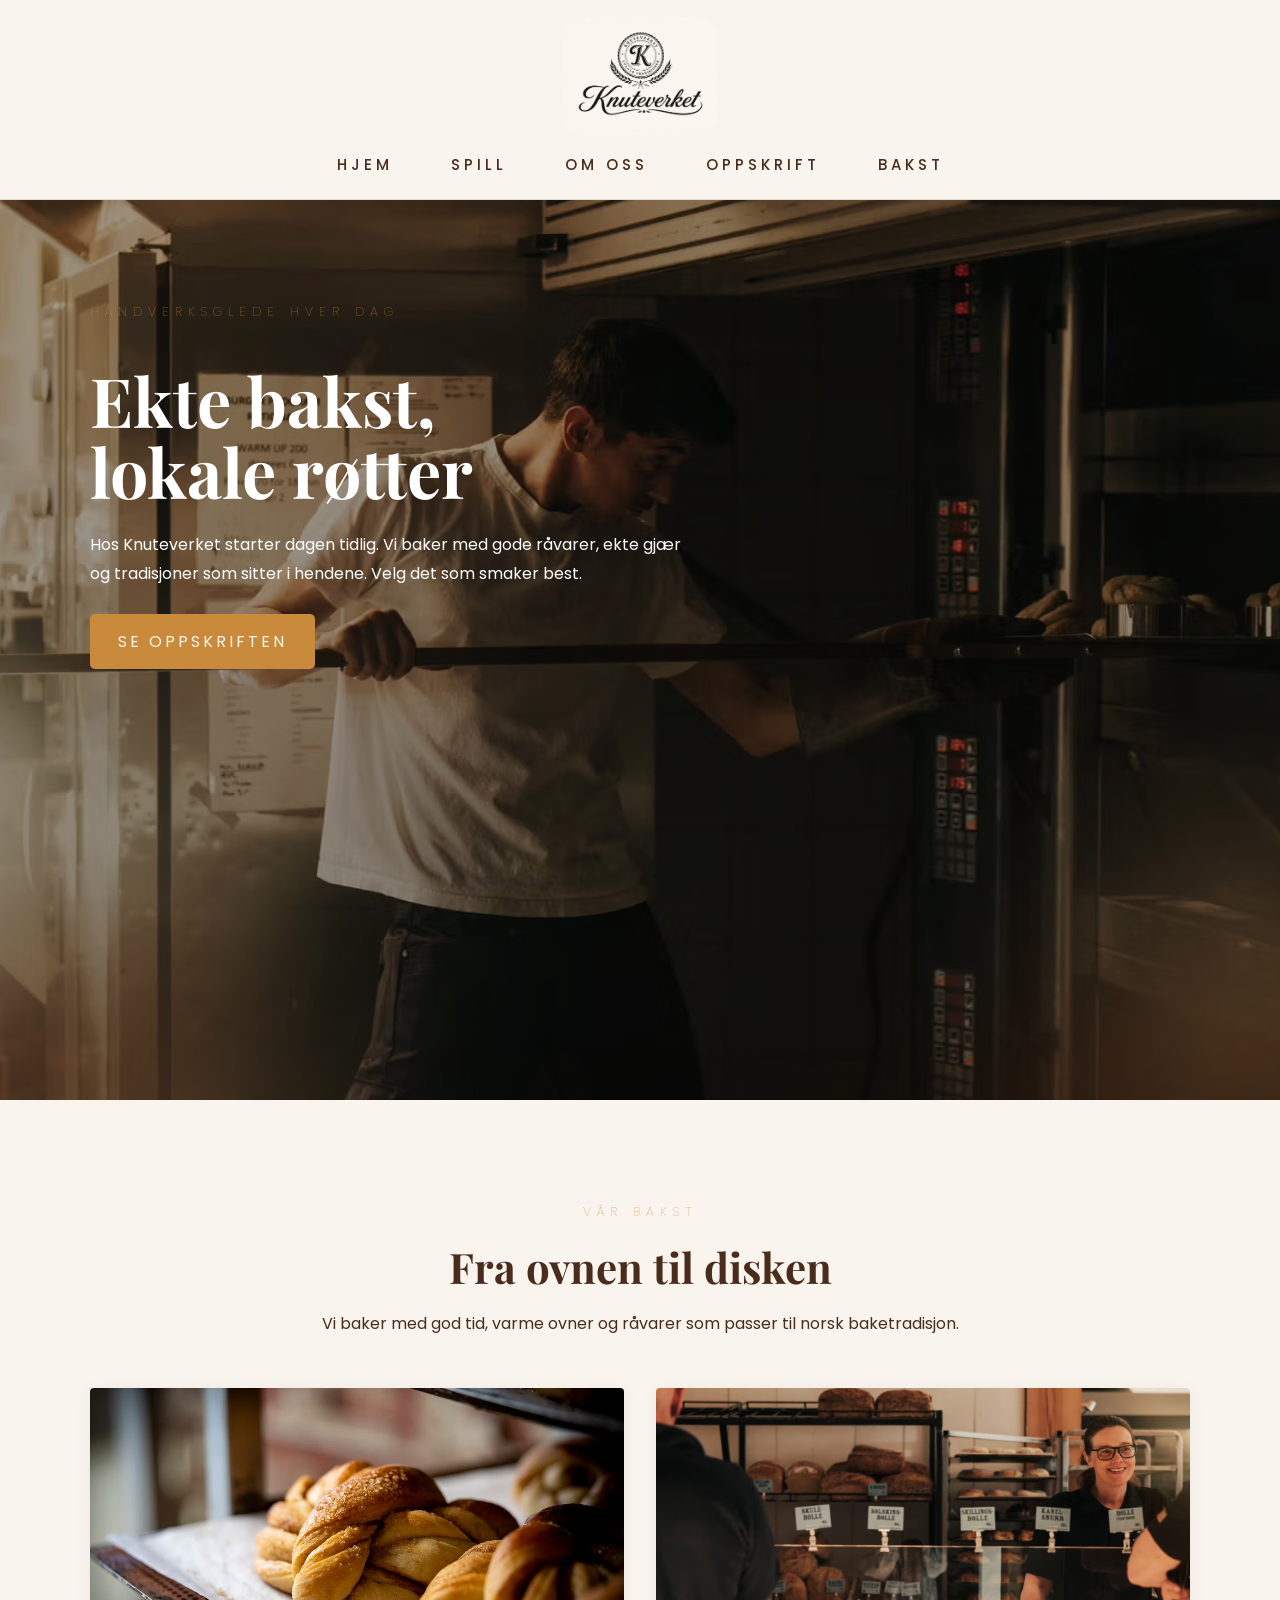
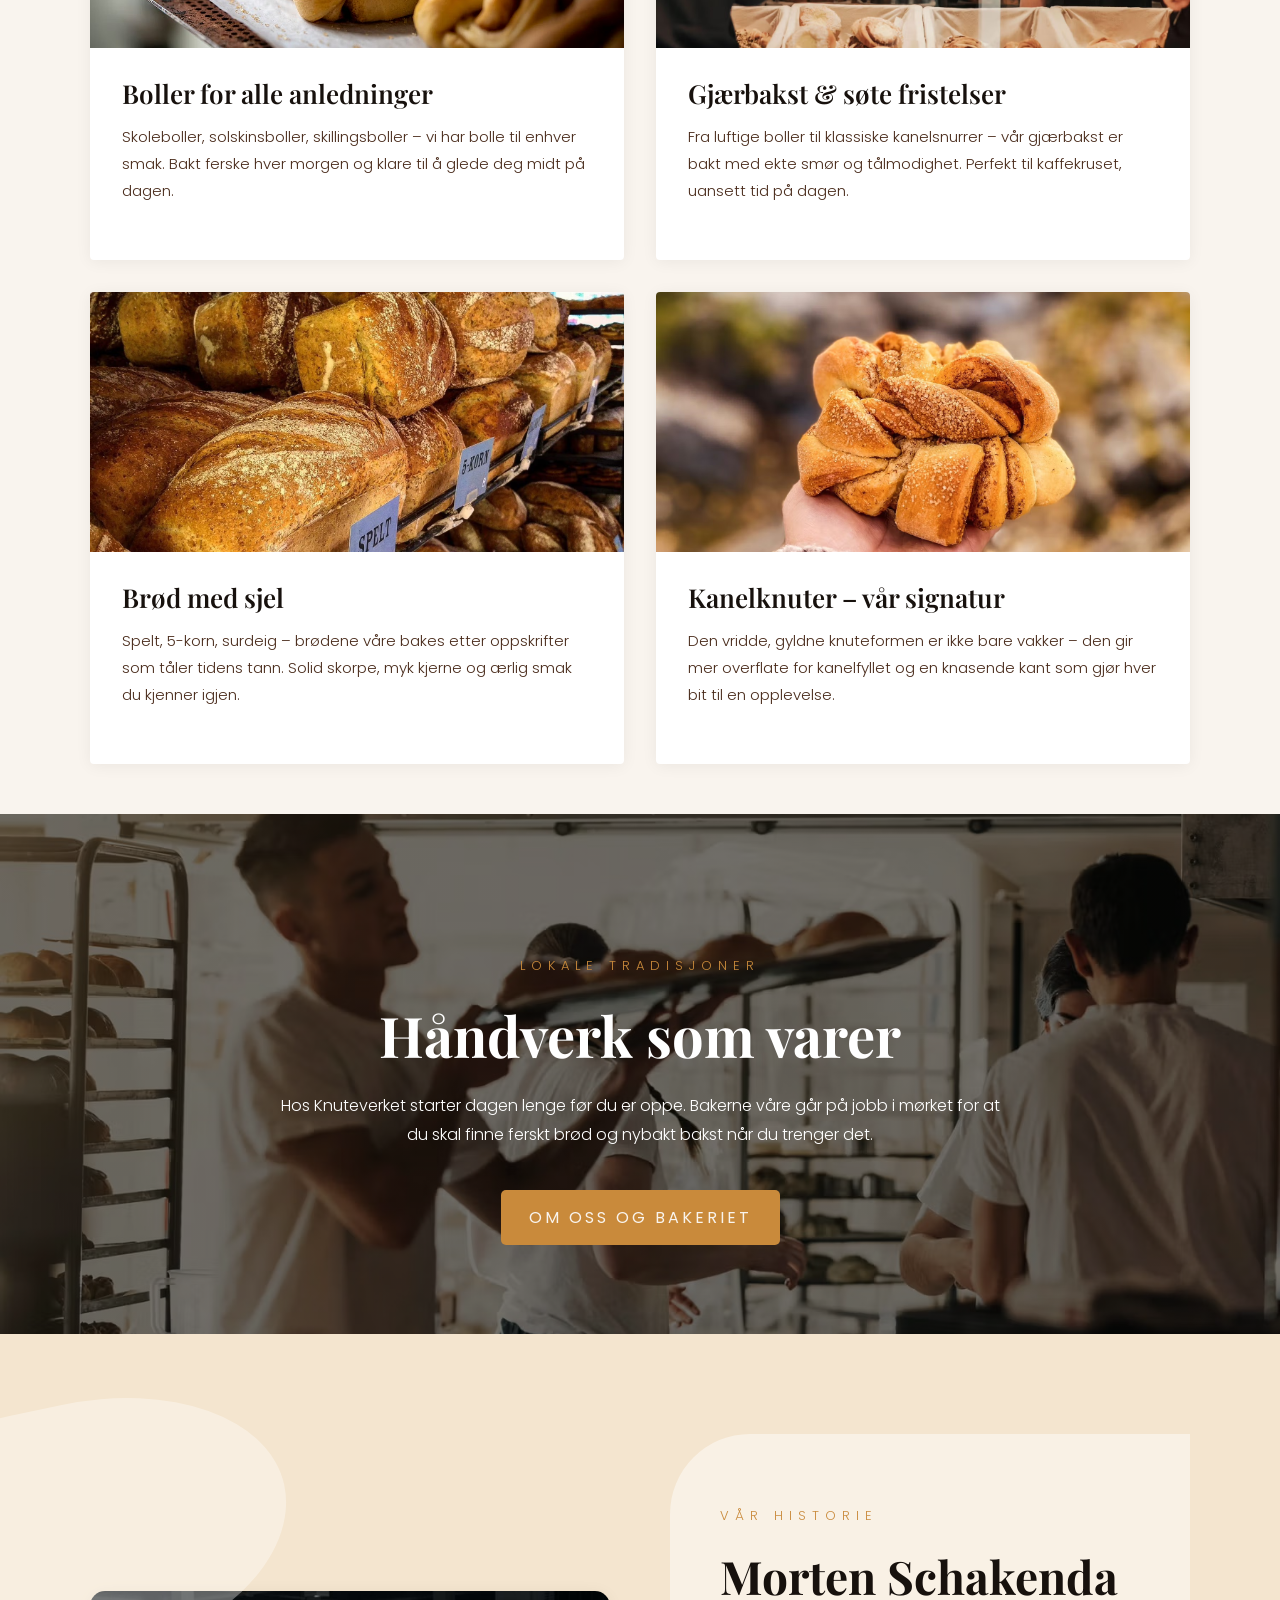
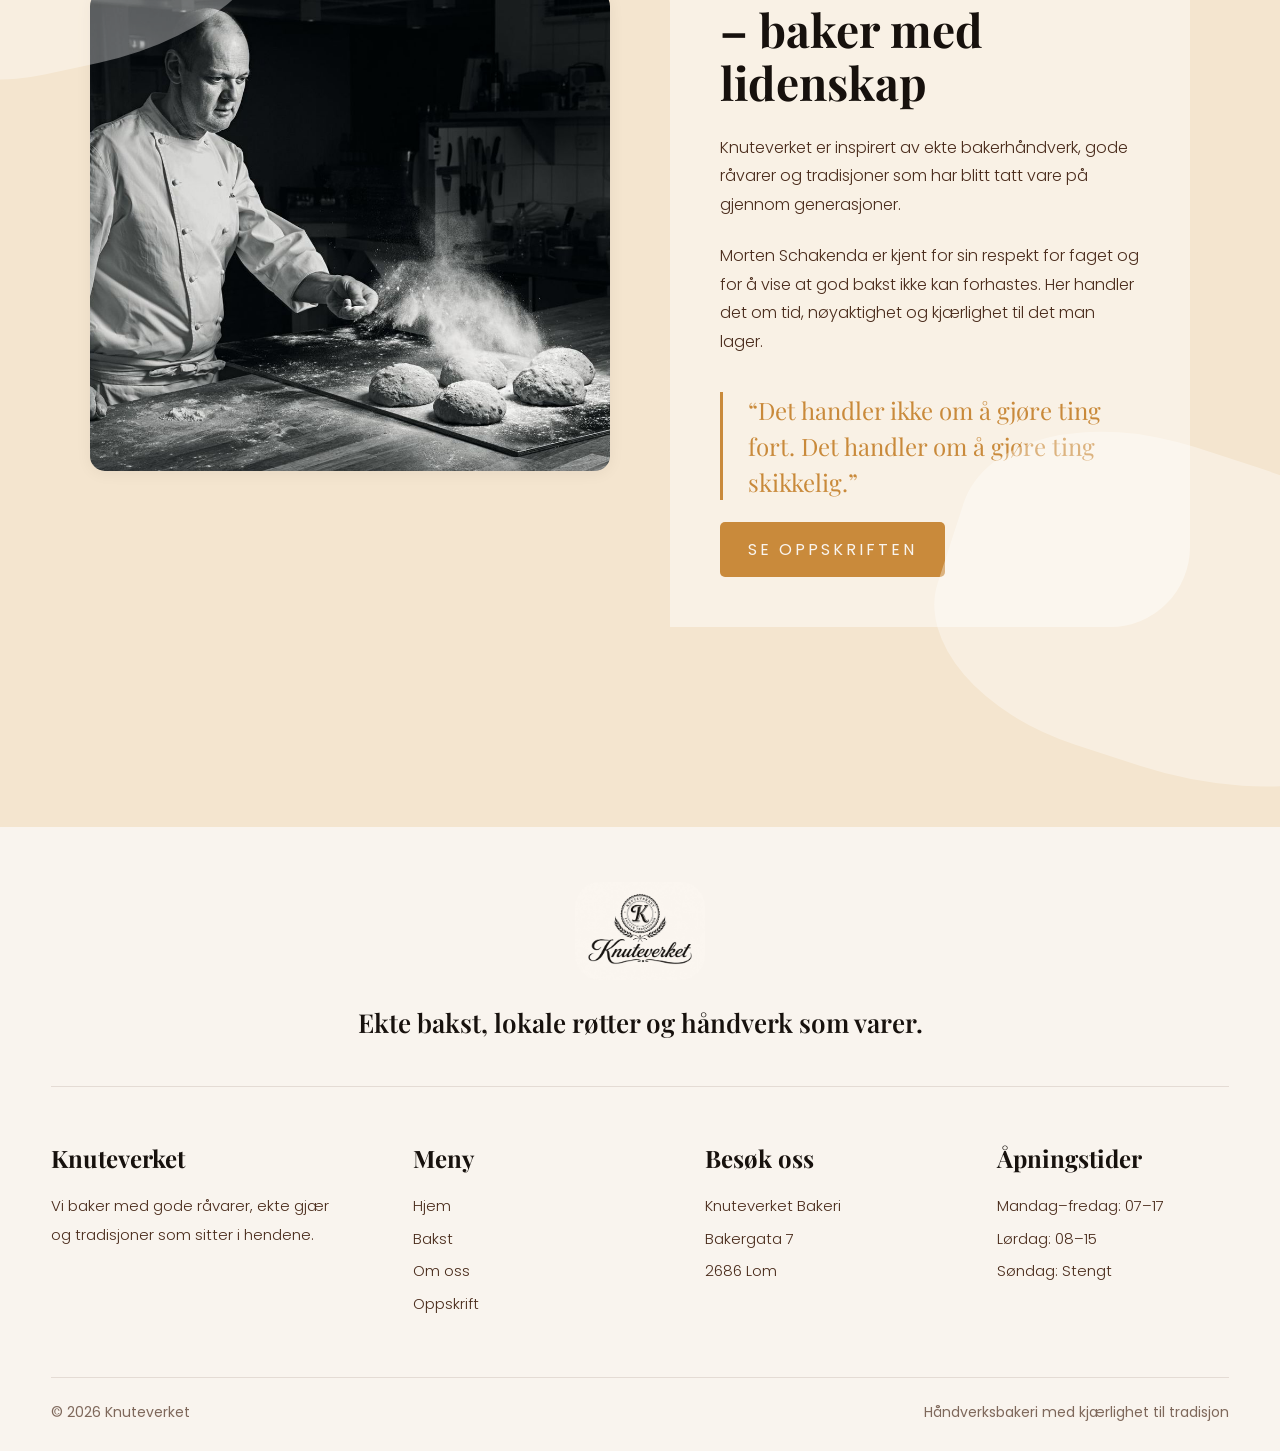
<file: index.html>
<!DOCTYPE html>
<html lang="no">

<head>
    <meta charset="UTF-8">
    <meta name="viewport" content="width=device-width, initial-scale=1.0">
    <title>Knuteverket</title>

    <link rel="stylesheet" href="https://cdnjs.cloudflare.com/ajax/libs/font-awesome/6.5.1/css/all.min.css">
    <link rel="stylesheet" href="style.css">

</head>

<body>
    <header>
        <div class="container">
            <div class="navbar">
                <button class="burger-knapp">
                    <i class="fa-solid fa-bars burger"></i>
                    <i class="fa-solid fa-xmark kryss"></i>
                </button>

                <a href="index.html">
                    <img class="logo" src="media/logo.jpeg" alt="Knuteverket logo">
                </a>

                <nav>
                    <ul>
                        <li><a href="index.html">Hjem</a></li>
                        <li><a href="spill.html">Spill</a></li>
                        <li><a href="#s3">Om oss</a></li>
                        <li><a href="oppskrift.html">Oppskrift</a></li>
                        <li><a href="#s1">Bakst</a></li>
                    </ul>
                </nav>
            </div>
        </div>
    </header>

    <section class="hero">
        <div class="hero-innhold container">
            <p class="liten-tekst">Håndverksglede hver dag</p>
            <h1>Ekte bakst,<br>lokale røtter</h1>
            <p>
                Hos Knuteverket starter dagen tidlig. Vi baker med gode råvarer,
                ekte gjær og tradisjoner som sitter i hendene. Velg det som smaker best.
            </p>
            <a class="knapp" href="oppskrift.html">Se oppskriften</a>
        </div>
    </section>

    <section id="s1">

        <div class="container">

            <div class="tittel-boks">
                <p class="liten-tekst">Vår bakst</p>
                <h2>Fra ovnen til disken</h2>
                <p>Vi baker med god tid, varme ovner og råvarer som passer til norsk baketradisjon.</p>
            </div>

            <div class="kort-grid">
                <div class="kort">
                    <img src="media/gjærbakst.jpeg" alt="Solskinsbolle fra Knuteverket">
                    <div class="kort-body">
                        <h2>Boller for alle anledninger</h2>
                        <p>
                            Skoleboller, solskinsboller, skillingsboller – vi har bolle til enhver smak.
                            Bakt ferske hver morgen og klare til å glede deg midt på dagen.
                        </p>
                    </div>
                </div>

                <div class="kort">
                    <img src="media/disk.jpeg" alt="Gjærbakst fra Knuteverket">
                    <div class="kort-body">
                        <h2>Gjærbakst &amp; søte fristelser</h2>
                        <p>
                            Fra luftige boller til klassiske kanelsnurrer – vår gjærbakst er bakt med
                            ekte smør og tålmodighet. Perfekt til kaffekruset, uansett tid på dagen.
                        </p>

                    </div>
                </div>



                <div class="kort">
                    <img src="media/brod.jpeg" alt="Håndverksbrød fra Knuteverket">
                    <div class="kort-body">
                        <h2>Brød med sjel</h2>
                        <p>
                            Spelt, 5-korn, surdeig – brødene våre bakes etter oppskrifter som tåler tidens
                            tann. Solid skorpe, myk kjerne og ærlig smak du kjenner igjen.
                        </p>

                    </div>
                </div>

                <div class="kort">
                    <img src="media/bolle.jpeg" alt="Kanelknuter fra Knuteverket">
                    <div class="kort-body">
                        <h2>Kanelknuter – vår signatur</h2>
                        <p>
                            Den vridde, gyldne knuteformen er ikke bare vakker – den gir mer overflate
                            for kanelfyllet og en knasende kant som gjør hver bit til en opplevelse.
                        </p>

                    </div>
                </div>


            </div>

        </div>


    </section>

    <section id="s2">

        <div class="s2-innhold container">
            <p class="liten-tekst brun">Lokale tradisjoner</p>
            <h2>Håndverk som varer</h2>
            <p>
                Hos Knuteverket starter dagen lenge før du er oppe. Bakerne våre går på jobb
                i mørket for at du skal finne ferskt brød og nybakt bakst når du trenger det.
            </p>
            <a class="knapp" href="#s3">Om oss og bakeriet</a>
        </div>
    </section>


    <section id="s3">
        <div class="organisk-form form-1"></div>
        <div class="organisk-form form-2"></div>

        <div class="morten container">
            <img class="morten-bilde" src="media/morten.jpg" alt="morten">

            <div class="morten-tekst">
                <p class="liten-tekst">Vår historie</p>
                <h2>Morten Schakenda – baker med lidenskap</h2>

                <p>
                    Knuteverket er inspirert av ekte bakerhåndverk, gode råvarer og
                    tradisjoner som har blitt tatt vare på gjennom generasjoner.
                </p>

                <p>
                    Morten Schakenda er kjent for sin respekt for faget og for å vise
                    at god bakst ikke kan forhastes. Her handler det om tid, nøyaktighet
                    og kjærlighet til det man lager.
                </p>

                <p class="quote">
                    “Det handler ikke om å gjøre ting fort.
                    Det handler om å gjøre ting skikkelig.”
                </p>


                <a class="knapp" href="oppskrift.html">Se oppskriften</a>
            </div>
        </div>


    </section>

    <footer class="footer">
        <div class="footer-wrap">
            <div class="footer-top">
                <a href="index.html">
                    <img class="footer-logo" src="media/logo.jpeg" alt="Knuteverket logo">
                </a>
                <p class="footer-slagord">Ekte bakst, lokale røtter og håndverk som varer.</p>
            </div>

            <div class="footer-innhold">
                <div class="footer-kolonne">
                    <h3>Knuteverket</h3>
                    <p>
                        Vi baker med gode råvarer, ekte gjær og tradisjoner
                        som sitter i hendene.
                    </p>
                </div>

                <div class="footer-kolonne">
                    <h3>Meny</h3>
                    <a href="index.html">Hjem</a>
                    <a href="#s1">Bakst</a>
                    <a href="#s3">Om oss</a>
                    <a href="oppskrift.html">Oppskrift</a>
                </div>

                <div class="footer-kolonne">
                    <h3>Besøk oss</h3>
                    <p>Knuteverket Bakeri</p>
                    <p>Bakergata 7</p>
                    <p>2686 Lom</p>
                </div>

                <div class="footer-kolonne">
                    <h3>Åpningstider</h3>
                    <p>Mandag–fredag: 07–17</p>
                    <p>Lørdag: 08–15</p>
                    <p>Søndag: Stengt</p>
                </div>
            </div>

            <div class="footer-bunn">
                <p>© 2026 Knuteverket</p>
                <p>Håndverksbakeri med kjærlighet til tradisjon</p>
            </div>
        </div>
    </footer>

    <script src="script.js"></script>
</body>

</html>
</file>
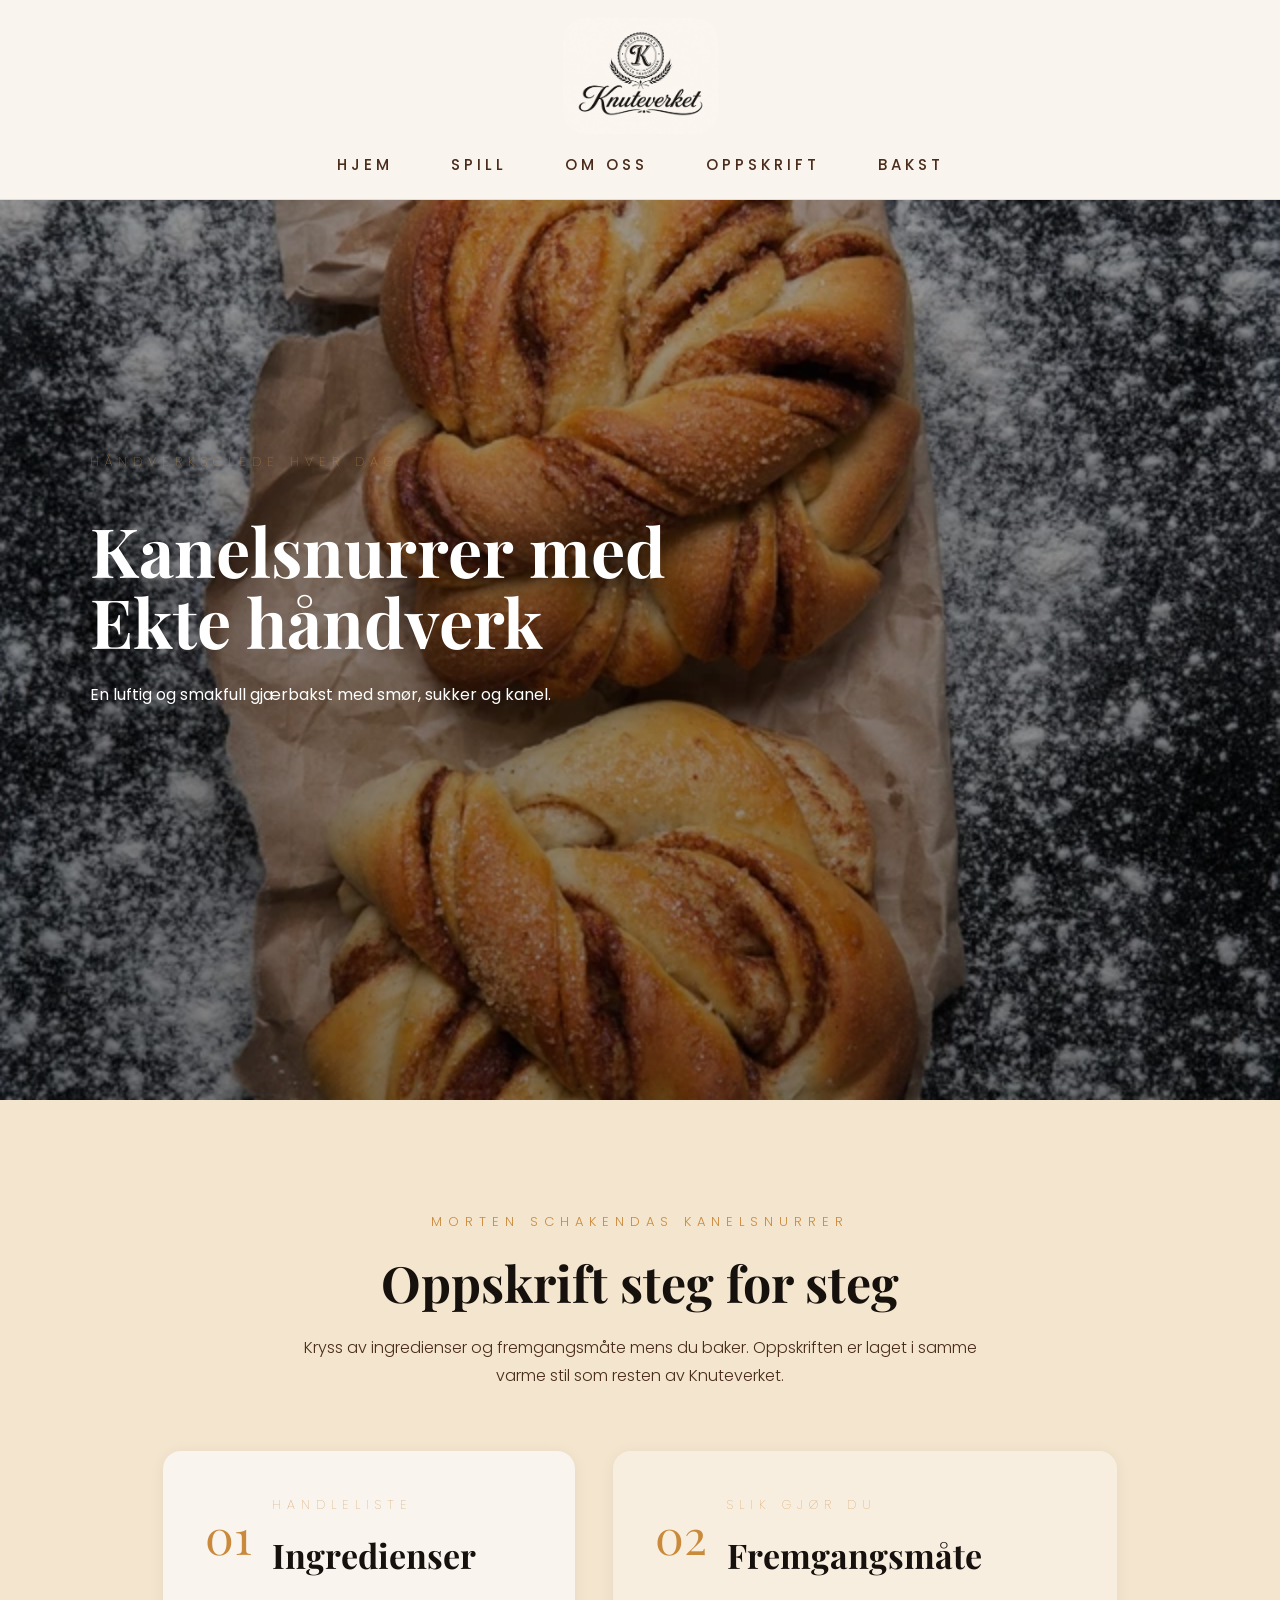
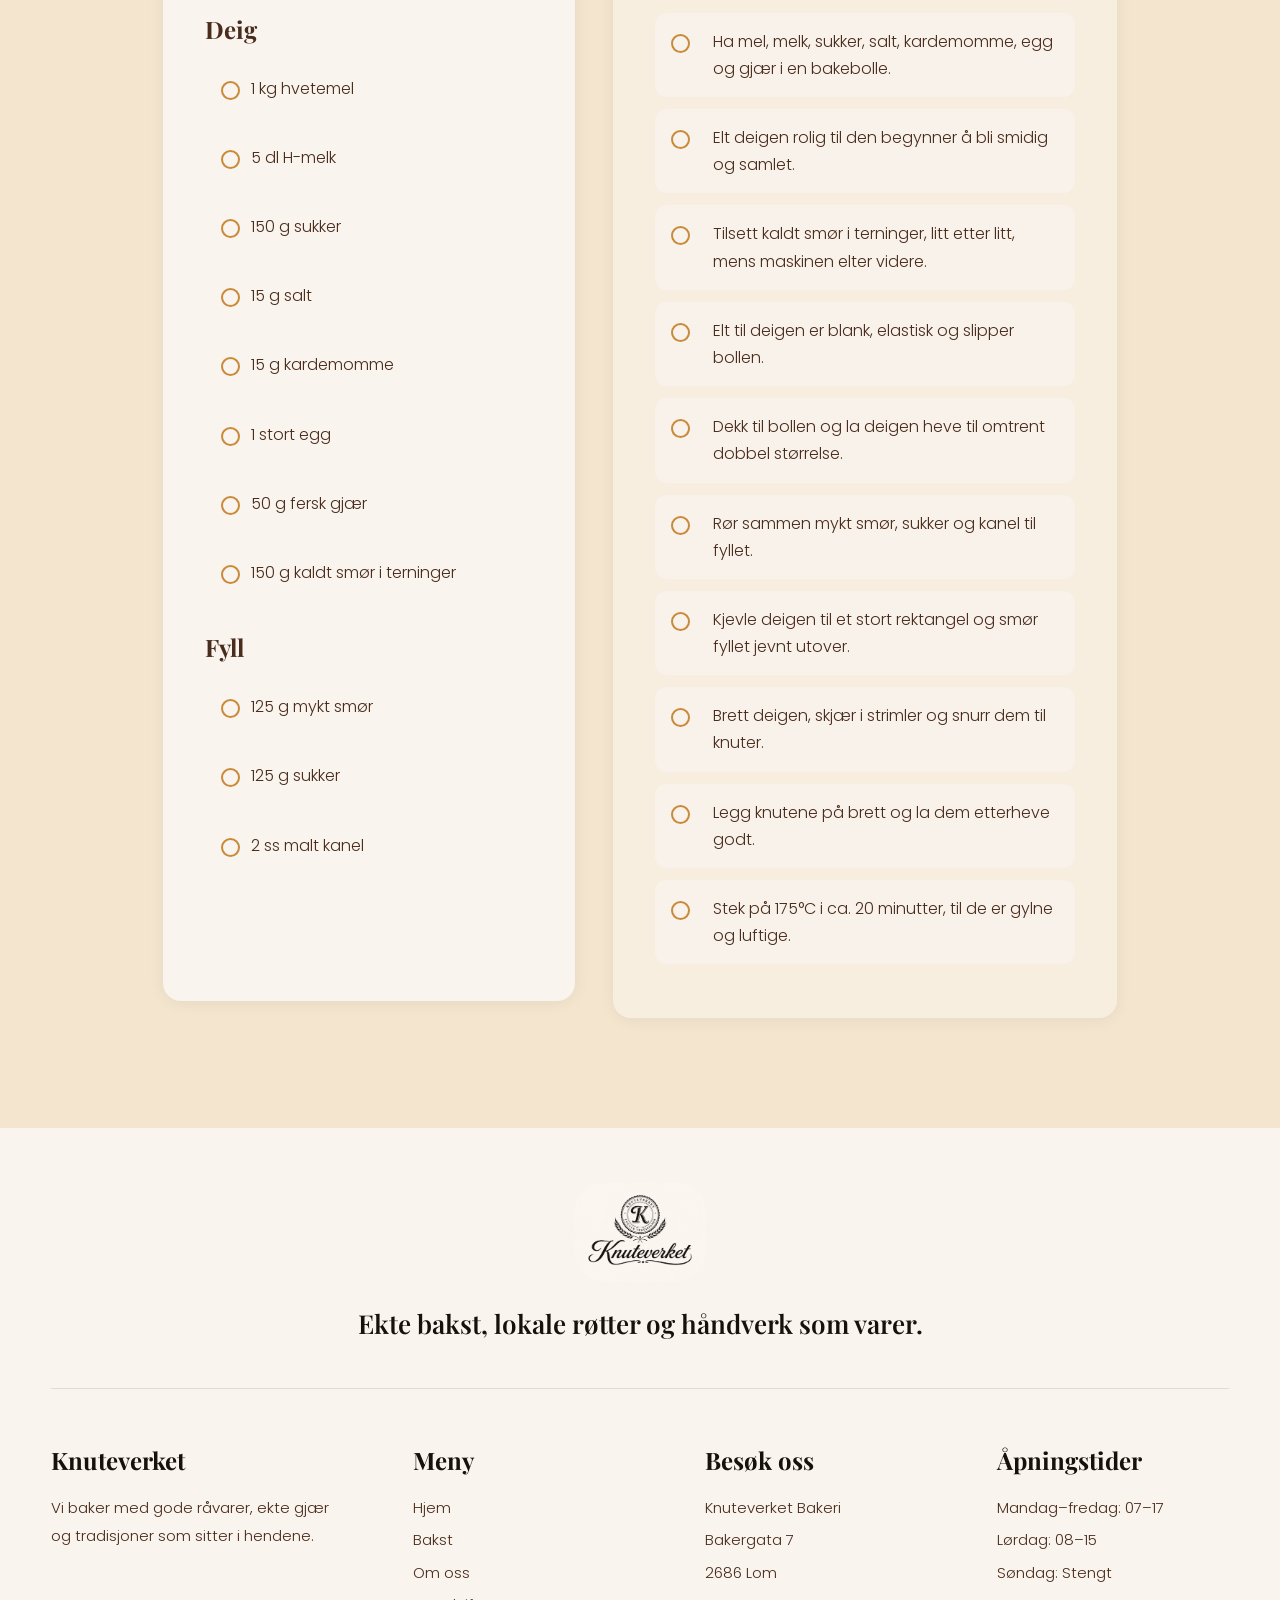
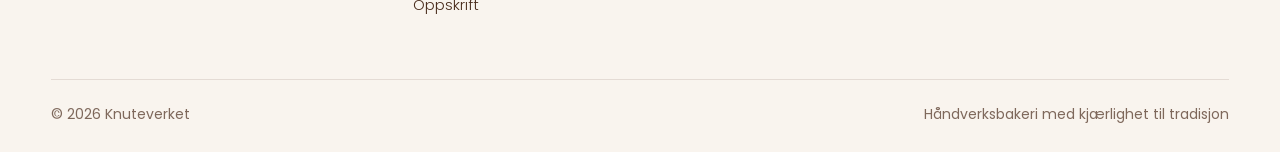
<file: oppskrift.html>
<!DOCTYPE html>
<html lang="no">

<head>
    <meta charset="UTF-8">
    <meta name="viewport" content="width=device-width, initial-scale=1.0">
    <title>Oppskrift</title>

    <link rel="stylesheet" href="https://cdnjs.cloudflare.com/ajax/libs/font-awesome/6.5.1/css/all.min.css">
    <link rel="stylesheet" href="oppskrift.css">
</head>

<body>
    <header>
        <div class="container">
            <div class="navbar">
                <button class="burger-knapp">
                    <i class="fa-solid fa-bars burger"></i>
                    <i class="fa-solid fa-xmark kryss"></i>
                </button>

                <a href="index.html">
                    <img class="logo" src="media/logo.jpeg" alt="Knuteverket logo">
                </a>

                <nav>
                    <ul>
                        <li><a href="index.html">Hjem</a></li>
                        <li><a href="spill.html">Spill</a></li>
                        <li><a href="#s3">Om oss</a></li>
                        <li><a href="oppskrift.html">Oppskrift</a></li>
                        <li><a href="index.html">Bakst</a></li>
                    </ul>
                </nav>
            </div>
        </div>
    </header>

    <section class="hero">
        <div class="hero-innhold container">
            <p class="liten-tekst">Håndverksglede hver dag</p>
            <h1>Kanelsnurrer med <br> Ekte håndverk</h1>
            <p>
                En luftig og smakfull gjærbakst med smør, sukker og kanel.
            </p>

        </div>
    </section>

    <section class="oppskrift-section">
        <div class="container">
            <div class="oppskrift-topp">
                <p class="liten-tekst">Morten Schakendas kanelsnurrer</p>
                <h2>Oppskrift steg for steg</h2>
                <p>
                    Kryss av ingredienser og fremgangsmåte mens du baker.
                    Oppskriften er laget i samme varme stil som resten av Knuteverket.
                </p>
            </div>

            <div class="oppskrift-layout">
                <div class="oppskrift-kort ingredienser">
                    <div class="kort-heading">
                        <span>01</span>
                        <div>
                            <p class="liten-tekst">Handleliste</p>
                            <h3>Ingredienser</h3>
                        </div>
                    </div>

                    <h4>Deig</h4>
                    <ul class="sjekkliste">
                        <li>1 kg hvetemel</li>
                        <li>5 dl H-melk</li>
                        <li>150 g sukker</li>
                        <li>15 g salt</li>
                        <li>15 g kardemomme</li>
                        <li>1 stort egg</li>
                        <li>50 g fersk gjær</li>
                        <li>150 g kaldt smør i terninger</li>
                    </ul>

                    <h4>Fyll</h4>
                    <ul class="sjekkliste">
                        <li>125 g mykt smør</li>
                        <li>125 g sukker</li>
                        <li>2 ss malt kanel</li>
                    </ul>
                </div>

                <div class="oppskrift-kort fremgang">
                    <div class="kort-heading">
                        <span>02</span>
                        <div>
                            <p class="liten-tekst">Slik gjør du</p>
                            <h3>Fremgangsmåte</h3>
                        </div>
                    </div>

                    <ol class="stegliste">
                        <li>Ha mel, melk, sukker, salt, kardemomme, egg og gjær i en bakebolle.</li>
                        <li>Elt deigen rolig til den begynner å bli smidig og samlet.</li>
                        <li>Tilsett kaldt smør i terninger, litt etter litt, mens maskinen elter videre.</li>
                        <li>Elt til deigen er blank, elastisk og slipper bollen.</li>
                        <li>Dekk til bollen og la deigen heve til omtrent dobbel størrelse.</li>
                        <li>Rør sammen mykt smør, sukker og kanel til fyllet.</li>
                        <li>Kjevle deigen til et stort rektangel og smør fyllet jevnt utover.</li>
                        <li>Brett deigen, skjær i strimler og snurr dem til knuter.</li>
                        <li>Legg knutene på brett og la dem etterheve godt.</li>
                        <li>Stek på 175°C i ca. 20 minutter, til de er gylne og luftige.</li>
                    </ol>
                </div>
            </div>
        </div>
    </section>


    <footer class="footer">
        <div class="footer-wrap">
            <div class="footer-top">
                <a href="index.html">
                    <img class="footer-logo" src="media/logo.jpeg" alt="Knuteverket logo">
                </a>
                <p class="footer-slagord">Ekte bakst, lokale røtter og håndverk som varer.</p>
            </div>

            <div class="footer-innhold">
                <div class="footer-kolonne">
                    <h3>Knuteverket</h3>
                    <p>
                        Vi baker med gode råvarer, ekte gjær og tradisjoner
                        som sitter i hendene.
                    </p>
                </div>

                <div class="footer-kolonne">
                    <h3>Meny</h3>
                    <a href="index.html">Hjem</a>
                    <a href="#s1">Bakst</a>
                    <a href="#s3">Om oss</a>
                    <a href="oppskrift.html">Oppskrift</a>
                </div>

                <div class="footer-kolonne">
                    <h3>Besøk oss</h3>
                    <p>Knuteverket Bakeri</p>
                    <p>Bakergata 7</p>
                    <p>2686 Lom</p>
                </div>

                <div class="footer-kolonne">
                    <h3>Åpningstider</h3>
                    <p>Mandag–fredag: 07–17</p>
                    <p>Lørdag: 08–15</p>
                    <p>Søndag: Stengt</p>
                </div>
            </div>

            <div class="footer-bunn">
                <p>© 2026 Knuteverket</p>
                <p>Håndverksbakeri med kjærlighet til tradisjon</p>
            </div>
        </div>
    </footer>

    <script src="script.js"></script>
</body>

</html>
</file>
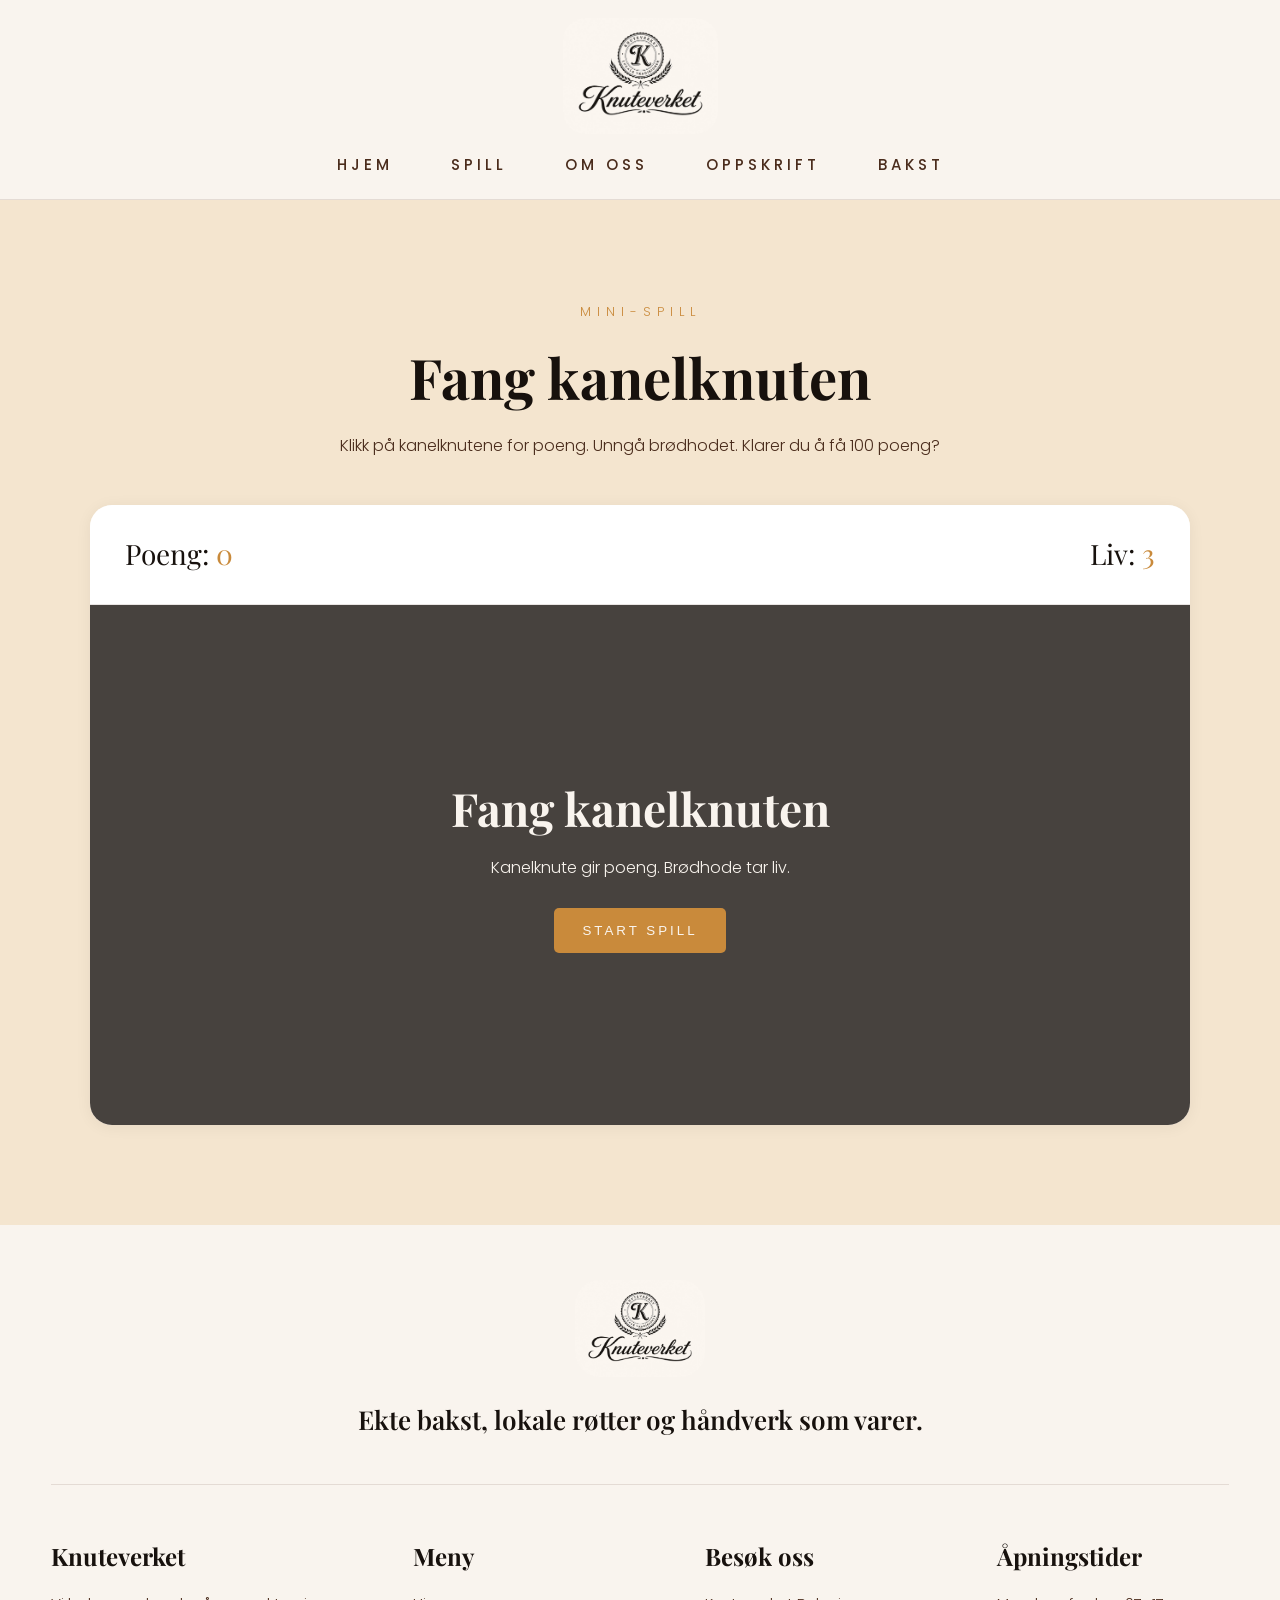
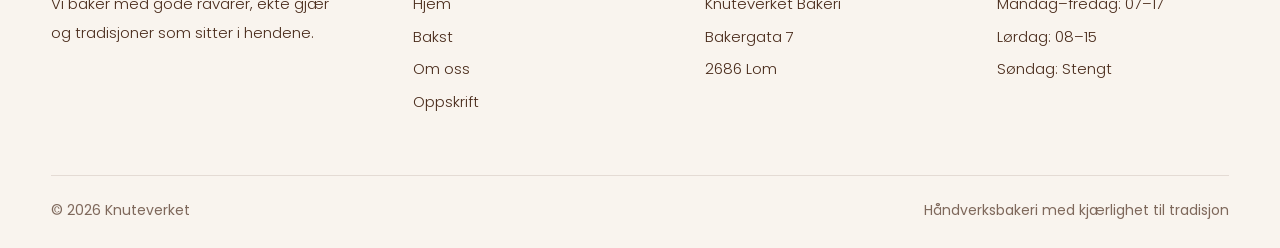
<file: spill.html>
<!DOCTYPE html>
<html lang="no">

<head>
    <meta charset="UTF-8">
    <meta name="viewport" content="width=device-width, initial-scale=1.0">
    <title>Fang kanelknuten</title>

    <link rel="stylesheet" href="https://cdnjs.cloudflare.com/ajax/libs/font-awesome/6.5.1/css/all.min.css">
    <link rel="stylesheet" href="spill.css">
</head>

<body>
    <header>
        <div class="container">
            <div class="navbar">
                <button class="burger-knapp">
                    <i class="fa-solid fa-bars burger"></i>
                    <i class="fa-solid fa-xmark kryss"></i>
                </button>

                <a href="index.html">
                    <img class="logo" src="media/logo.jpeg" alt="Knuteverket logo">
                </a>

                <nav>
                    <ul>
                        <li><a href="index.html">Hjem</a></li>
                        <li><a href="spill.html">Spill</a></li>
                        <li><a href="#s3">Om oss</a></li>
                        <li><a href="oppskrift.html">Oppskrift</a></li>
                       <li><a href="index.html">Bakst</a></li>
                    </ul>
                </nav>
            </div>
        </div>
    </header>

    <section class="spill-section">
        <div class="container">
            <div class="spill-topp">
                <p class="liten-tekst">Mini-spill</p>
                <h1>Fang kanelknuten</h1>
                <p>
                    Klikk på kanelknutene for poeng. Unngå brødhodet.
                    Klarer du å få 100 poeng?
                </p>
            </div>

            <div class="spill-kort">
                <div class="spill-info">
                    <p>Poeng: <span id="poeng">0</span></p>
                    <p>Liv: <span id="liv">3</span></p>
                </div>

                <div id="spillflate">
                    <div class="startboks" id="startboks">
                        <h2>Fang kanelknuten</h2>
                        <p>Kanelknute gir poeng. Brødhode tar liv.</p>
                        <button class="knapp" onclick="startSpill()">Start spill</button>
                    </div>
                </div>
            </div>
        </div>
    </section>

    <footer class="footer">
        <div class="footer-wrap">
            <div class="footer-top">
                <a href="index.html">
                    <img class="footer-logo" src="media/logo.jpeg" alt="Knuteverket logo">
                </a>
                <p class="footer-slagord">Ekte bakst, lokale røtter og håndverk som varer.</p>
            </div>

            <div class="footer-innhold">
                <div class="footer-kolonne">
                    <h3>Knuteverket</h3>
                    <p>
                        Vi baker med gode råvarer, ekte gjær og tradisjoner
                        som sitter i hendene.
                    </p>
                </div>

                <div class="footer-kolonne">
                    <h3>Meny</h3>
                    <a href="index.html">Hjem</a>
                    <a href="#s1">Bakst</a>
                    <a href="#s3">Om oss</a>
                    <a href="oppskrift.html">Oppskrift</a>
                </div>

                <div class="footer-kolonne">
                    <h3>Besøk oss</h3>
                    <p>Knuteverket Bakeri</p>
                    <p>Bakergata 7</p>
                    <p>2686 Lom</p>
                </div>

                <div class="footer-kolonne">
                    <h3>Åpningstider</h3>
                    <p>Mandag–fredag: 07–17</p>
                    <p>Lørdag: 08–15</p>
                    <p>Søndag: Stengt</p>
                </div>
            </div>

            <div class="footer-bunn">
                <p>© 2026 Knuteverket</p>
                <p>Håndverksbakeri med kjærlighet til tradisjon</p>
            </div>
        </div>
    </footer>

    <script src="spill.js"></script>


</body>

</html>
</file>
<file: style.css>
@import url('https://fonts.googleapis.com/css2?family=Playfair+Display:wght@600;700&family=Poppins:wght@300;400;500;600&display=swap');

:root {
    --cream: #f9f4ee;
    --lys: #f4e5cf;
    --gull: #c98a3b;
    --brun: #4a2c1c;
    --mork: #17110d;
    --hvit: #ffffff;
    --beige: rgba(255, 255, 255, 0.35);

    --linje: 1px solid rgba(74, 44, 28, 0.12);
    --skygge: 0 2px 16px rgba(0, 0, 0, 0.06);
    --skygge-hover: 0 8px 32px rgba(0, 0, 0, 0.13);
}

/* Reset */
* {
    margin: 0;
    padding: 0;
    box-sizing: border-box;
}

html,
body {
    width: 100%;
    overflow-x: hidden;
}

body {
    font-family: "Poppins", sans-serif;
    background-color: var(--cream);
    color: var(--brun);
}

img {
    display: block;
    max-width: 100%;
}

h1,
h2,
h3 {
    font-family: "Playfair Display", serif;
}

p {
    font-size: 16px;
    line-height: 1.8;
}

/* Felles klasser */
.container {
    max-width: 1100px;
    width: 90%;
    margin: 0 auto;
}

.liten-tekst {
    text-transform: uppercase;
    font-size: 13px;
    font-weight: 100;
    color: var(--gull);
    margin-bottom: 15px;
    letter-spacing: 6px;
}

.knapp {
    display: inline-block;
    background-color: var(--gull);
    color: var(--cream);
    text-decoration: none;
    border: none;
    padding: 15px 28px;
    width: fit-content;
    cursor: pointer;
    text-transform: uppercase;
    letter-spacing: 3px;
    border-radius: 5px;
    font-weight: 400;
}

.knapp:hover {
    background-color: var(--brun);
}

/* Header */
header {
    background-color: var(--cream);
    padding: 18px 0 22px;
    border-bottom: var(--linje);
}

.navbar {
    display: flex;
    align-items: center;
    flex-direction: column;
    gap: 18px;
    margin-bottom: 0;
}

.logo {
    width: 155px;
    border-radius: 22px;
}

nav ul {
    display: flex;
    align-items: center;
    justify-content: center;
    gap: 58px;
    flex-wrap: wrap;
    list-style: none;
}

nav a {
    position: relative;
    text-decoration: none;
    color: var(--brun);
    font-weight: 500;
    text-transform: uppercase;
    font-size: 15px;
    letter-spacing: 4px;
    padding-bottom: 8px;

}

nav a::after {
    content: "";
    position: absolute;
    left: 50%;
    bottom: 0;
    width: 0;
    height: 2px;
    background-color: var(--gull);
    transform: translateX(-50%);
    transition: 0.3s;
}

nav a:hover {
    color: var(--gull);
}

nav a:hover::after {
    width: 100%;

}

/* Hero */
.hero {
    min-height: 100vh;
    background-image:
        linear-gradient(rgba(0, 0, 0, 0.35), rgba(0, 0, 0, 0.45)),
        url(media/bakeovn.jpeg);
    background-size: cover;
    background-position: center;
}

.hero-innhold {
    color: var(--hvit);
    display: flex;
    flex-direction: column;
    gap: 25px;
}

.hero-innhold h1 {
    font-size: 68px;
    line-height: 1.05;
}

.hero-innhold p {
    max-width: 600px;
}

/* Seksjoner */
section {
    padding: 100px 0 50px;
}


.tittel-boks {
    text-align: center;
    max-width: 650px;
    margin: 0 auto 50px;
}

.tittel-boks h2 {
    font-size: 42px;
    margin-bottom: 15px;
}

/* Kort */
.kort-grid {
    display: grid;
    grid-template-columns: repeat(2, 1fr);
    gap: 32px;
}

.kort {
    background: var(--hvit);
    border-radius: 4px;
    overflow: hidden;
    box-shadow: var(--skygge);
}

.kort:hover {
    box-shadow: var(--skygge-hover);
    transform: translateY(-3px);
}

.kort img {
    width: 100%;
    height: 260px;
    object-fit: cover;
}

.kort-body {
    padding: 28px 32px 32px;
}

.kort-body h2 {
    font-size: 26px;
    font-weight: 600;
    margin-bottom: 12px;
    color: var(--mork);
}

.kort-body p {
    font-size: 15px;
    font-weight: 300;
    margin-bottom: 24px;
}

/* Bilde-seksjon */
#s2 {
    height: 520px;
    overflow: hidden;
    background-image:
        linear-gradient(rgba(0, 0, 0, 0.55), rgba(0, 0, 0, 0.55)),
        url(media/brett.jpeg);
    background-size: cover;
    background-position: center;
    background-repeat: no-repeat;

    display: flex;
    align-items: center;
    justify-content: center;
    text-align: center;
}

.s2-innhold {
    position: relative;
    z-index: 3;
    max-width: 800px;
    padding: 40px;
    color: var(--hvit);

    display: flex;
    flex-direction: column;
    align-items: center;
    text-align: center;
}

.s2-innhold .liten-tekst {
    margin-bottom: 20px;
}

.s2-innhold h2 {
    font-size: 56px;
    margin-bottom: 20px;
    color: var(--hvit);
}

.s2-innhold p {
    max-width: 720px;
    font-weight: 300;
    margin-bottom: 40px;
}

#s3 {
    position: relative;
    background-color: var(--lys);
    min-height: 100vh;
    overflow: hidden;
    padding-bottom: 200px;
}

.organisk-form {
    position: absolute;
    background-color: var(--beige);
    border-radius: 45% 55% 60% 40%;
}

.form-1 {
    width: 420px;
    height: 260px;
    left: -130px;
    top: 70px;
    transform: rotate(-12deg);
}

.form-2 {
    width: 520px;
    height: 320px;
    right: -180px;
    bottom: 50px;
    transform: rotate(18deg);
}


.morten {
    display: grid;
    grid-template-columns: 1fr 1fr;
    gap: 60px;
    align-items: center;
}

.morten-bilde {
    width: 100%;
    height: 480px;
    object-fit: cover;
    border-radius: 15px;
    box-shadow: var(--skygge);
}

.morten-bilde:hover,
.morten-tekst:hover {
    box-shadow: var(--skygge-hover);
}

.morten-tekst {
    background-color: rgba(255, 255, 255, 0.45);
    padding: 50px;
    border-top-left-radius: 80px;
    border-bottom-right-radius: 80px;
}

.morten-tekst .liten-tekst {
    padding-top: 20px;
}

.morten-tekst h2 {
    font-size: 46px;
    line-height: 1.15;
    color: var(--mork);
    margin-bottom: 25px;
}

.morten-tekst p {
    font-weight: 300;
    margin-bottom: 22px;
    max-width: 540px;
}

.quote {
    margin: 35px 0;
    padding-left: 25px;
    font-family: "Playfair Display", serif;
    font-size: 24px;
    line-height: 1.5;
    color: var(--gull);
    border-left: 3px solid var(--gull);
}

.footer {
    background-color: var(--cream);
    padding: 55px 0 25px;
}

.footer-wrap {
    width: 92%;
    max-width: 1450px;
    margin: 0 auto;
}

.footer-top {
    text-align: center;
    padding-bottom: 40px;
    border-bottom: var(--linje);
}

.footer-logo {
    width: 130px;
    border-radius: 24px;
    margin: 0 auto 20px;
}

.footer-slagord {
    font-family: "Playfair Display", serif;
    font-size: 26px;
    font-weight: 600;
    color: var(--mork);
}

.footer-innhold {
    display: grid;
    grid-template-columns: 1.3fr 1fr 1fr 1fr;
    gap: 60px;
    padding: 55px 0;
    border-bottom: var(--linje);
}

.footer-kolonne h3 {
    font-size: 24px;
    color: var(--mork);
    margin-bottom: 18px;
}

.footer-kolonne p,
.footer-kolonne a {
    display: block;
    text-decoration: none;
    color: var(--brun);
    font-size: 15px;
    font-weight: 300;
    line-height: 1.9;
    margin-bottom: 4px;
}

.footer-kolonne a:hover {
    color: var(--gull);
}

.footer-bunn {
    display: flex;
    justify-content: space-between;
    align-items: center;
    padding-top: 22px;
}

.footer-bunn p {
    font-size: 14px;
    color: rgba(74, 44, 28, 0.7);
}

.burger-knapp {
    display: none;
    cursor: pointer;
    background: none;
    border: none;
}

.burger,
.kryss {
    font-size: 30px;
    color: var(--brun);
}

.kryss {
    display: none;
}

@media (max-width: 768px) {
    .navbar {
        position: relative;
    }

    .burger-knapp {
        display: block;
        position: absolute;
        left: 5%;
        top: 55px;
        z-index: 5;
    }

    nav {
        width: 100%;
    }

    nav ul {
        display: none;
    }

    .navbar.active nav ul {
        display: flex;
        flex-direction: column;
        align-items: center;
        gap: 28px;
        width: 100%;
        background-color: var(--cream);
        padding: 35px 0 45px;
        margin-top: 10px;
        border-top: 1px solid rgba(74, 44, 28, 0.12);
        border-bottom: 1px solid rgba(74, 44, 28, 0.12);
    }

    .navbar.active .burger {
        display: none;
    }

    .navbar.active .kryss {
        display: inline-block;
    }

    .hero-innhold {
        padding-top: 100px;
    }

    .hero-innhold h1 {
        font-size: 46px;
    }

    .kort-grid {
        grid-template-columns: 1fr;
    }

    #s2 {
        height: 480px;
    }

    .s2-innhold h2 {
        font-size: 38px;
    }

    .morten {
        grid-template-columns: 1fr;
        gap: 35px;
    }

    .morten-bilde {
        height: 340px;
    }

    .morten-tekst {
        padding: 30px;
    }

    .morten-tekst h2 {
        font-size: 34px;
    }


}
</file>
<file: oppskrift.css>
@import url('https://fonts.googleapis.com/css2?family=Playfair+Display:wght@600;700&family=Poppins:wght@300;400;500;600&display=swap');

:root {
    --cream: #f9f4ee;
    --lys: #f4e5cf;
    --gull: #c98a3b;
    --brun: #4a2c1c;
    --mork: #17110d;
    --hvit: #ffffff;
    --beige: rgba(255, 255, 255, 0.35);

    --skygge: 0 2px 16px rgba(0, 0, 0, 0.06);
    --skygge-hover: 0 8px 32px rgba(0, 0, 0, 0.13);
}

/* Reset */
* {
    margin: 0;
    padding: 0;
    box-sizing: border-box;
}

html,
body {
    width: 100%;
    overflow-x: hidden;
}

body {
    font-family: "Poppins", sans-serif;
    background-color: var(--cream);
    color: var(--brun);
}

img {
    display: block;
    max-width: 100%;
}

h1,
h2,
h3 {
    font-family: "Playfair Display", serif;
}

p {
    font-size: 16px;
    line-height: 1.8;
}

/* Felles klasser */
.container {
    max-width: 1100px;
    width: 90%;
    margin: 0 auto;
}

.liten-tekst {
    text-transform: uppercase;
    font-size: 13px;
    font-weight: 100;
    color: var(--gull);
    margin-bottom: 15px;
    letter-spacing: 6px;
}

.knapp {
    display: inline-block;
    background-color: var(--gull);
    color: var(--cream);
    text-decoration: none;
    border: none;
    padding: 15px 28px;
    width: fit-content;
    cursor: pointer;
    text-transform: uppercase;
    letter-spacing: 3px;
    border-radius: 5px;
    font-weight: 400;
}

.knapp:hover {
    background-color: var(--brun);
}

/* Header */
header {
    background-color: var(--cream);
    padding: 18px 0 22px;
    border-bottom: 1px solid rgba(74, 44, 28, 0.12);
}

.navbar {
    display: flex;
    align-items: center;
    flex-direction: column;
    gap: 18px;
    margin-bottom: 0;
}

.logo {
    width: 155px;
    border-radius: 22px;
}

nav ul {
    display: flex;
    align-items: center;
    justify-content: center;
    gap: 58px;
    flex-wrap: wrap;
}

nav li {
    list-style: none;
}

nav a {
    position: relative;
    /* gjør at linjen kan plasseres i forhold til lenken */
    text-decoration: none;
    color: var(--brun);
    font-weight: 500;
    text-transform: uppercase;
    font-size: 15px;
    letter-spacing: 4px;
    padding-bottom: 8px;
    /* lager plass til linjen under teksten */
}

nav a::after {
    content: "";
    /* lager en ekstra linje uten å bruke HTML */
    position: absolute;
    left: 50%;
    /* starter linjen fra midten */
    bottom: 0;
    width: 0;
    /* linjen er usynlig før hover */
    height: 2px;
    background-color: var(--gull);
    transform: translateX(-50%);
    /* sentrerer linjen under teksten */
    transition: 0.3s;
    /* gjør at linjen vokser mykt */
}

nav a:hover {
    color: var(--gull);
}

nav a:hover::after {
    width: 100%;
    /* linjen vokser ut under hele lenken på hover */
}

/* Hero */
.hero {
    min-height: 100vh;
    background-image:
        linear-gradient(rgba(0, 0, 0, 0.35), rgba(0, 0, 0, 0.45)),
        url(media/mortenknuter.webp);
    background-size: cover;
    background-position: center;
}

.hero-innhold {
    padding-top: 150px;
    color: var(--hvit);
    display: flex;
    flex-direction: column;
    gap: 25px;
}

.hero-innhold h1 {
    font-size: 68px;
    line-height: 1.05;
}

.hero-innhold p {
    max-width: 600px;
}

/* Seksjoner */
section {
    padding-top: 100px;
    padding-bottom: 50px;
}

.hero {
    margin-top: 0;
}

.oppskrift-section {
    background-color: var(--lys);
    padding: 110px ;
}

.oppskrift-topp {
    text-align: center;
    max-width: 720px;
    margin: 0 auto 60px;
}

.oppskrift-topp h2 {
    font-size: 50px;
    color: var(--mork);
    margin-bottom: 18px;
}

.oppskrift-topp p {
    font-weight: 300;
}

.oppskrift-layout {
    display: grid;
    grid-template-columns: 0.9fr 1.1fr;
    gap: 38px;
    align-items: start;
}

.oppskrift-kort {
    background-color: var(--beige);
    padding: 42px;
    border-radius: 18px;
    box-shadow: var(--skygge);
    min-height: 1150px;
}

.ingredienser {
    background-color: var(--cream);
}

.kort-heading {
    display: flex;
    gap: 20px;
    align-items: center;
    margin-bottom: 35px;
}

.kort-heading span {
    font-family: "Playfair Display", serif;
    font-size: 48px;
    color: var(--gull);
    line-height: 1;
}

.kort-heading h3 {
    font-size: 34px;
    color: var(--mork);
}

.oppskrift-kort h4 {
    font-family: "Playfair Display", serif;
    font-size: 24px;
    color: var(--brun);
    margin: 30px 0 15px;
}

.sjekkliste,
.stegliste {
    list-style: none;
}

.sjekkliste li,
.stegliste li {
    position: relative;
    padding: 15px 16px 15px 46px;
    margin-bottom: 12px;
    background-color: rgba(249, 244, 238, 0.8);
    border-radius: 12px;
    cursor: pointer;
    font-weight: 300;
    line-height: 1.7;

}

.sjekkliste li::before,
.stegliste li::before {
    content: "";
    position: absolute;
    left: 16px;
    top: 21px;
    width: 15px;
    height: 15px;
    border: 2px solid var(--gull);
    border-radius: 50%;
}

.sjekkliste li:hover,
.stegliste li:hover {
    background-color: #f1e4d1;
}

.sjekkliste li.ferdig,
.stegliste li.ferdig {
    color: rgba(74, 44, 28, 0.5);
    text-decoration: line-through;
    background-color: #ead8bd;
}

.sjekkliste li.ferdig::before,
.stegliste li.ferdig::before {
    background-color: var(--gull);
    box-shadow: inset 0 0 0 3px #ead8bd;
}


.stegliste li {
    padding-left: 58px;
}



.tittel-boks {
    text-align: center;
    max-width: 650px;
    margin: 0 auto 50px;
}

.tittel-boks h2 {
    font-size: 42px;
    margin-bottom: 15px;
}

.footer {
    background-color: var(--cream);
    padding: 55px 0 25px;
}

.footer-wrap {
    width: 92%;
    max-width: 1450px;
    margin: 0 auto;
}

.footer-top {
    text-align: center;
    padding-bottom: 40px;
    border-bottom: 1px solid rgba(74, 44, 28, 0.12);
}

.footer-logo {
    width: 130px;
    border-radius: 24px;
    margin: 0 auto 20px;
}

.footer-slagord {
    font-family: "Playfair Display", serif;
    font-size: 26px;
    font-weight: 600;
    color: var(--mork);
}

.footer-innhold {
    display: grid;
    grid-template-columns: 1.3fr 1fr 1fr 1fr;
    gap: 60px;
    padding: 55px 0;
    border-bottom: 1px solid rgba(74, 44, 28, 0.12);
}

.footer-kolonne h3 {
    font-size: 24px;
    color: var(--mork);
    margin-bottom: 18px;
}

.footer-kolonne p,
.footer-kolonne a {
    display: block;
    text-decoration: none;
    color: var(--brun);
    font-size: 15px;
    font-weight: 300;
    line-height: 1.9;
    margin-bottom: 4px;
}

.footer-kolonne a:hover {
    color: var(--gull);
}

.footer-bunn {
    display: flex;
    justify-content: space-between;
    align-items: center;
    padding-top: 22px;
}

.footer-bunn p {
    font-size: 14px;
    color: rgba(74, 44, 28, 0.7);
}

.burger-knapp {
    display: none;
    cursor: pointer;
    background: none;
    border: none;
}

.burger,
.kryss {
    font-size: 30px;
    color: var(--brun);
}

.kryss {
    display: none;
}

@media (max-width: 768px) {
    .navbar {
        position: relative;
    }

    .burger-knapp {
        display: block;
        position: absolute;
        left: 5%;
        top: 35px;
        z-index: 5;
    }

    nav {
        width: 100%;
    }

    nav ul {
        display: none;
    }

    .navbar.active nav ul {
        display: flex;
        flex-direction: column;
        align-items: center;
        gap: 28px;
        width: 100%;
        background-color: var(--cream);
        padding: 35px 0 45px;
        margin-top: 10px;
        border-top: 1px solid rgba(74, 44, 28, 0.12);
        border-bottom: 1px solid rgba(74, 44, 28, 0.12);
    }

    .navbar.active .burger {
        display: none;
    }

    .navbar.active .kryss {
        display: inline-block;
    }

    .hero-innhold {
        padding-top: 100px;
    }

    .hero-innhold h1 {
        font-size: 46px;
    }

        .oppskrift-section {
        padding: 75px 0;
    }

    .oppskrift-topp h2 {
        font-size: 36px;
    }

    .oppskrift-layout {
        grid-template-columns: 1fr;
    }

    .oppskrift-kort {
        padding: 30px;
    }

    .kort-heading h3 {
        font-size: 28px;
    }

    .kort-heading span {
        font-size: 40px;
    }


}
</file>
<file: spill.css>
@import url('https://fonts.googleapis.com/css2?family=Playfair+Display:wght@600;700&family=Poppins:wght@300;400;500;600&display=swap');

:root {
    --cream: #f9f4ee;
    --lys: #f4e5cf;
    --gull: #c98a3b;
    --brun: #4a2c1c;
    --mork: #17110d;
    --hvit: #ffffff;
    --beige: rgba(255, 255, 255, 0.35);

    --skygge: 0 2px 16px rgba(0, 0, 0, 0.06);
    --skygge-hover: 0 8px 32px rgba(0, 0, 0, 0.13);
}

/* Reset */
* {
    margin: 0;
    padding: 0;
    box-sizing: border-box;
}

html,
body {
    width: 100%;
    overflow-x: hidden;
}

body {
    font-family: "Poppins", sans-serif;
    background-color: var(--cream);
    color: var(--brun);
}

img {
    display: block;
    max-width: 100%;
}

h1,
h2,
h3 {
    font-family: "Playfair Display", serif;
}

p {
    font-size: 16px;
    line-height: 1.8;
}

/* Felles klasser */
.container {
    max-width: 1100px;
    width: 90%;
    margin: 0 auto;
}

.liten-tekst {
    text-transform: uppercase;
    font-size: 13px;
    font-weight: 100;
    color: var(--gull);
    margin-bottom: 15px;
    letter-spacing: 6px;
}

.knapp {
    display: inline-block;
    background-color: var(--gull);
    color: var(--cream);
    text-decoration: none;
    border: none;
    padding: 15px 28px;
    width: fit-content;
    cursor: pointer;
    text-transform: uppercase;
    letter-spacing: 3px;
    border-radius: 5px;
    font-weight: 400;
}

.knapp:hover {
    background-color: var(--brun);
}

/* Header */
header {
    background-color: var(--cream);
    padding: 18px 0 22px;
    border-bottom: 1px solid rgba(74, 44, 28, 0.12);
}

.navbar {
    display: flex;
    align-items: center;
    flex-direction: column;
    gap: 18px;
    margin-bottom: 0;
}

.logo {
    width: 155px;
    border-radius: 22px;
}

nav ul {
    display: flex;
    align-items: center;
    justify-content: center;
    gap: 58px;
    flex-wrap: wrap;
}

nav li {
    list-style: none;
}

nav a {
    position: relative;
    /* gjør at linjen kan plasseres i forhold til lenken */
    text-decoration: none;
    color: var(--brun);
    font-weight: 500;
    text-transform: uppercase;
    font-size: 15px;
    letter-spacing: 4px;
    padding-bottom: 8px;
    /* lager plass til linjen under teksten */
}

nav a::after {
    content: "";
    /* lager en ekstra linje uten å bruke HTML */
    position: absolute;
    left: 50%;
    /* starter linjen fra midten */
    bottom: 0;
    width: 0;
    /* linjen er usynlig før hover */
    height: 2px;
    background-color: var(--gull);
    transform: translateX(-50%);
    /* sentrerer linjen under teksten */
    transition: 0.3s;
    /* gjør at linjen vokser mykt */
}

nav a:hover {
    color: var(--gull);
}

nav a:hover::after {
    width: 100%;
    /* linjen vokser ut under hele lenken på hover */
}

.footer {
    background-color: var(--cream);
    padding: 55px 0 25px;
}

.footer-wrap {
    width: 92%;
    max-width: 1450px;
    margin: 0 auto;
}

.footer-top {
    text-align: center;
    padding-bottom: 40px;
    border-bottom: 1px solid rgba(74, 44, 28, 0.12);
}

.footer-logo {
    width: 130px;
    border-radius: 24px;
    margin: 0 auto 20px;
}

.footer-slagord {
    font-family: "Playfair Display", serif;
    font-size: 26px;
    font-weight: 600;
    color: var(--mork);
}

.footer-innhold {
    display: grid;
    grid-template-columns: 1.3fr 1fr 1fr 1fr;
    gap: 60px;
    padding: 55px 0;
    border-bottom: 1px solid rgba(74, 44, 28, 0.12);
}

.footer-kolonne h3 {
    font-size: 24px;
    color: var(--mork);
    margin-bottom: 18px;
}

.footer-kolonne p,
.footer-kolonne a {
    display: block;
    text-decoration: none;
    color: var(--brun);
    font-size: 15px;
    font-weight: 300;
    line-height: 1.9;
    margin-bottom: 4px;
}

.footer-kolonne a:hover {
    color: var(--gull);
}

.footer-bunn {
    display: flex;
    justify-content: space-between;
    align-items: center;
    padding-top: 22px;
}

.footer-bunn p {
    font-size: 14px;
    color: rgba(74, 44, 28, 0.7);
}

.burger-knapp {
    display: none;
    cursor: pointer;
    background: none;
    border: none;
}

.burger,
.kryss {
    font-size: 30px;
    color: var(--brun);
}

.kryss {
    display: none;
}

@media (max-width: 768px) {
    .navbar {
        position: relative;
    }

    .burger-knapp {
        display: block;
        position: absolute;
        left: 5%;
        top: 35px;
        z-index: 5;
    }

    nav {
        width: 100%;
    }

    nav ul {
        display: none;
    }

    .navbar.active nav ul {
        display: flex;
        flex-direction: column;
        align-items: center;
        gap: 28px;
        width: 100%;
        background-color: var(--cream);
        padding: 35px 0 45px;
        margin-top: 10px;
        border-top: 1px solid rgba(74, 44, 28, 0.12);
        border-bottom: 1px solid rgba(74, 44, 28, 0.12);
    }

    .navbar.active .burger {
        display: none;
    }

    .navbar.active .kryss {
        display: inline-block;
    }
}

.spill-section {
    background-color: var(--lys);
    padding: 100px 0;
}

.spill-topp {
    text-align: center;
    max-width: 700px;
    margin: 0 auto 45px;
}

.spill-topp h1 {
    font-size: 56px;
    color: var(--mork);
    margin-bottom: 18px;
}

.spill-topp p {
    font-weight: 300;
}

.spill-kort {
    background-color: var(--cream);
    border-radius: 22px;
    box-shadow: var(--skygge);
    overflow: hidden;
}

.spill-info {
    display: flex;
    justify-content: space-between;
    padding: 24px 35px;
    background-color: var(--hvit);
    border-bottom: 1px solid rgba(74, 44, 28, 0.12);
}

.spill-info p {
    font-family: "Playfair Display", serif;
    font-size: 28px;
    color: var(--mork);
}

.spill-info span {
    color: var(--gull);
}

#spillflate {
    position: relative;
    height: 520px;
    overflow: hidden;
    background-color: var(--cream);
}

.startboks {
    position: absolute;
    inset: 0;
    background-color: rgba(23, 17, 13, 0.78);
    color: var(--cream);
    display: flex;
    flex-direction: column;
    align-items: center;
    justify-content: center;
    z-index: 10;
    text-align: center;
    padding: 30px;
}

.startboks h2 {
    font-size: 46px;
    margin-bottom: 15px;
}

.startboks p {
    max-width: 420px;
    margin-bottom: 25px;
    font-weight: 300;
}

.spill-figur {
    position: absolute;
    top: -90px;
    width: 85px;
    cursor: pointer;
    transition: transform 0.15s;
}

.spill-figur:hover {
    transform: scale(1.1);
}

@media (max-width: 768px) {
    .spill-topp h1 {
        font-size: 40px;
    }

    .spill-info {
        padding: 20px;
    }

    .spill-info p {
        font-size: 22px;
    }

    #spillflate {
        height: 440px;
    }

    .spill-figur {
        width: 70px;
    }
}
</file>
